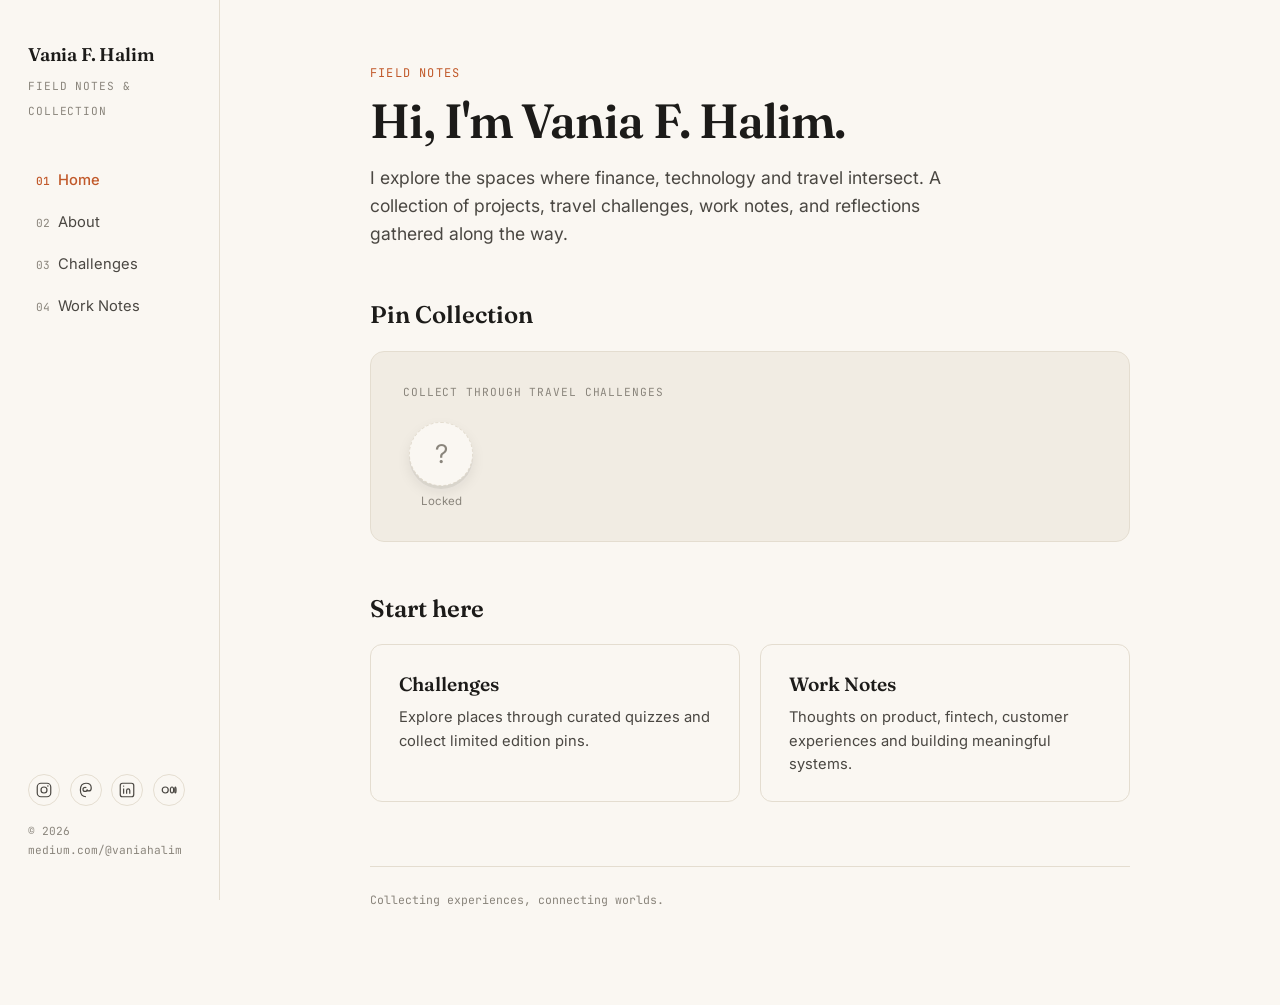
<file: index.html>
<!DOCTYPE html>
<html lang="en">
<head>
<meta charset="UTF-8">
<meta name="viewport" content="width=device-width, initial-scale=1.0">
<title>Hi, I'm Vania F. Halim.</title>
<meta name="title" content="Hi, I'm Vania">
<meta name="description" content="I explore the spaces where finance, technology and travel intersect. A collection of projects, travel challenges, work notes, and reflections gathered along the way.">
<link rel="canonical" href="https://vaniahalim96.github.io/">
<meta property="og:type" content="website">
<meta property="og:url" content="https://vaniahalim96.github.io/">
<meta property="og:title" content="Hi, I'm Vania F. Halim.">
<meta property="og:description" content="I explore the spaces where finance, technology and travel intersect. A collection of projects, travel challenges, work notes, and reflections gathered along the way.">
<meta name="twitter:card" content="summary">
<meta name="twitter:title" content="Hi, I'm Vania F. Halim.">
<meta name="twitter:description" content="I explore the spaces where finance, technology and travel intersect. A collection of projects, travel challenges, work notes, and reflections gathered along the way.">
<meta name="theme-color" content="#FAF7F2">
<link rel="preconnect" href="https://fonts.googleapis.com">
<link rel="preconnect" href="https://fonts.gstatic.com" crossorigin>
<link rel="stylesheet" href="https://fonts.googleapis.com/css2?family=Fraunces:opsz,wght@9..144,400;9..144,500;9..144,600;9..144,700&family=Inter:wght@400;500;600&family=JetBrains+Mono:wght@400;500&display=swap">
<link rel="stylesheet" href="css/style.css">
</head>
<body>

<div class="shell" id="navShell">
  <main>
    <div class="page">
      <p class="eyebrow">Field notes</p>
      <h1 class="page-title">Hi, I'm Vania F. Halim.</h1>
      <p class="lede">
        I explore the spaces where finance, technology and travel intersect.
        A collection of projects, travel challenges, work notes, and reflections gathered along the way.
      </p>

      <h2>Pin Collection</h2>
      <div class="pinboard">
        <p class="pinboard-label">COLLECT THROUGH TRAVEL CHALLENGES</p>
        <div class="pin-row" id="pinStrip"></div>
      </div>

      <h2>Start here</h2>
      <div class="card-grid" style="grid-template-columns: repeat(auto-fit, minmax(220px, 1fr));">
        <a class="card" href="challenges.html">
          <div class="card-title">Challenges</div>
          <p class="card-excerpt">Explore places through curated quizzes and collect limited edition pins.</p>
        </a>
        <a class="card" href="work-notes.html">
          <div class="card-title">Work Notes</div>
          <p class="card-excerpt">Thoughts on product, fintech, customer experiences and building meaningful systems.</p>
        </a>
      </div>

      <div class="footnote">Collecting experiences, connecting worlds.</div>
    </div>
  </main>
</div>

<script src="js/nav.js"></script>
<script src="js/quizzes.js"></script>
<script src="js/quiz-engine.js"></script>
<script>
  document.addEventListener("DOMContentLoaded", () => renderPinStrip("pinStrip"));
</script>
</body>
</html>
</file>
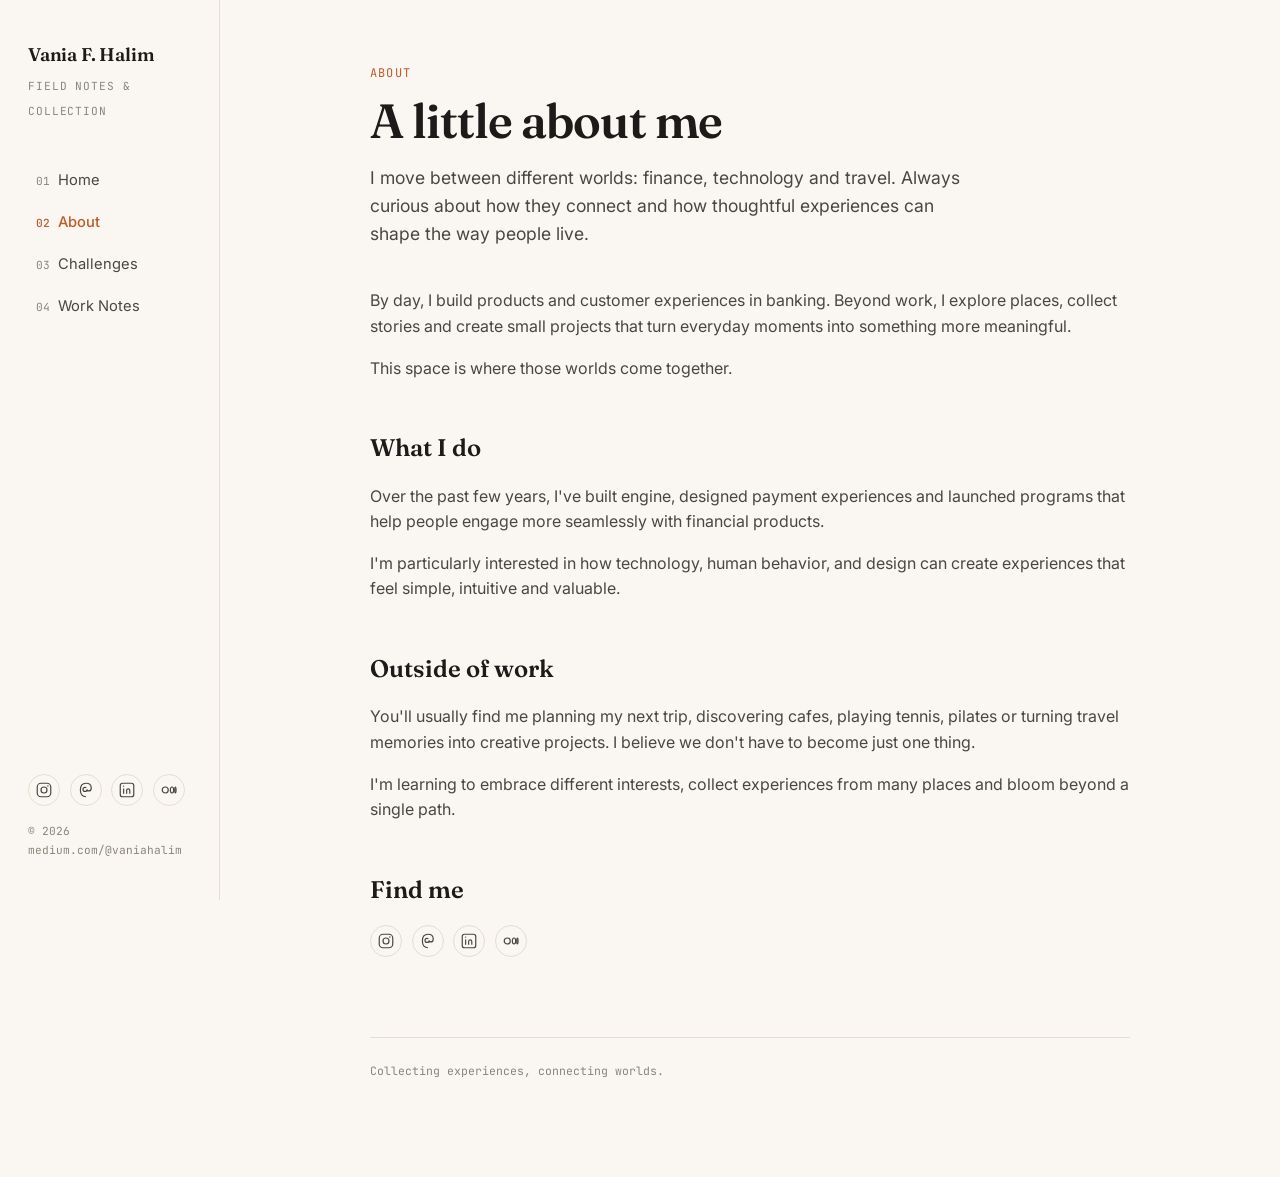
<file: about.html>
<!DOCTYPE html>
<html lang="en">
<head>
<meta charset="UTF-8">
<meta name="viewport" content="width=device-width, initial-scale=1.0">
<title>About</title>
<meta name="description" content="A little about Vania F. Halim: finance, technology, travel, and thoughtful product experiences.">
<link rel="preconnect" href="https://fonts.googleapis.com">
<link rel="preconnect" href="https://fonts.gstatic.com" crossorigin>
<link rel="stylesheet" href="https://fonts.googleapis.com/css2?family=Fraunces:opsz,wght@9..144,400;9..144,500;9..144,600;9..144,700&family=Inter:wght@400;500;600&family=JetBrains+Mono:wght@400;500&display=swap">
<link rel="stylesheet" href="css/style.css">
</head>
<body>

<div class="shell" id="navShell">
  <main>
    <div class="page">
      <p class="eyebrow">About</p>
      <h1 class="page-title">A little about me</h1>
      <p class="lede">
        I move between different worlds: finance, technology and travel. 
        Always curious about how they connect and how thoughtful experiences can shape the way people live.
      </p><p>  
        By day, I build products and customer experiences in banking. Beyond work, I explore places, collect stories and create small projects
        that turn everyday moments into something more meaningful.
      </p><p>  
        This space is where those worlds come together.
      </p>

      <h2>What I do</h2>
      <p>
        Over the past few years, I've built engine, designed payment experiences and launched programs that help people 
        engage more seamlessly with financial products. 
      </p>
      <p>
        I'm particularly interested in how technology, human behavior, and design can create experiences that feel simple, intuitive and valuable.
      </p>

      <h2>Outside of work</h2>
      <p>
        You'll usually find me planning my next trip, discovering cafes, playing tennis, pilates or turning travel memories into creative
        projects. I believe we don't have to become just one thing. 
      </p>
      <p>    
        I'm learning to embrace different interests, collect experiences from many places and bloom beyond a single path.
      </p>

      <h2>Find me</h2>
      <div class="social-row" id="aboutSocials" style="margin-top:0.5rem;"></div>

      <div class="footnote">Collecting experiences, connecting worlds.</div>
    </div>
  </main>
</div>

<script src="js/nav.js"></script>
<script>
  document.addEventListener("DOMContentLoaded", () => {
    document.getElementById("aboutSocials").innerHTML = socialIconsHTML();
  });
</script>
</body>
</html>
</file>
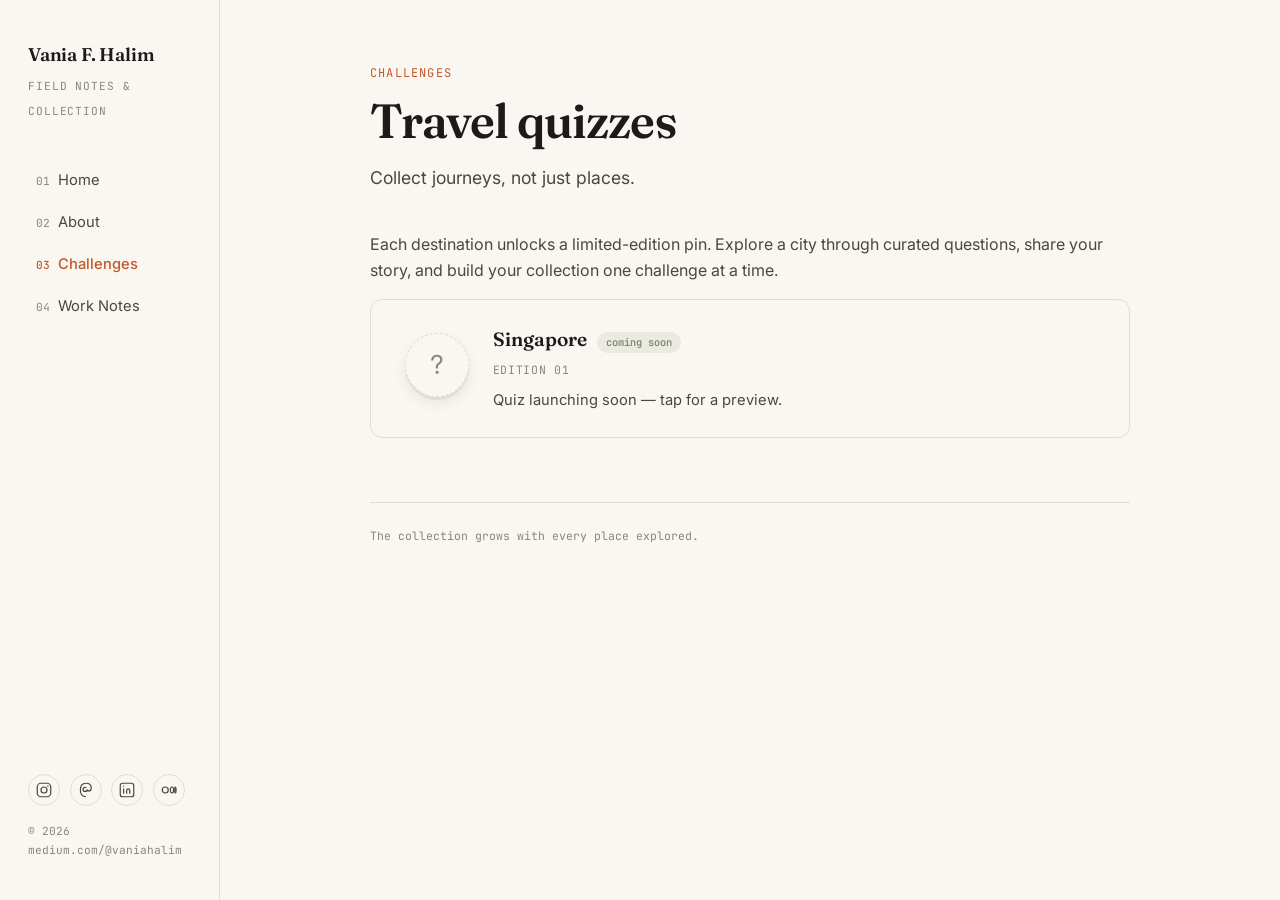
<file: challenges.html>
<!DOCTYPE html>
<html lang="en">
<head>
<meta charset="UTF-8">
<meta name="viewport" content="width=device-width, initial-scale=1.0">
<title>Challenges - Vania F. Halim</title>
<meta name="description" content="Travel quizzes by Vania F. Halim, where each destination unlocks a limited-edition pin.">
<link rel="preconnect" href="https://fonts.googleapis.com">
<link rel="preconnect" href="https://fonts.gstatic.com" crossorigin>
<link rel="stylesheet" href="https://fonts.googleapis.com/css2?family=Fraunces:opsz,wght@9..144,400;9..144,500;9..144,600;9..144,700&family=Inter:wght@400;500;600&family=JetBrains+Mono:wght@400;500&display=swap">
<link rel="stylesheet" href="css/style.css">
</head>
<body>

<div class="shell" id="navShell">
  <main>
    <div class="page">
      <p class="eyebrow">Challenges</p>
      <h1 class="page-title">Travel quizzes</h1>
      <p class="lede">
        Collect journeys, not just places.
        </p><p>
        Each destination unlocks a limited-edition pin. Explore a city through curated questions, share your story, and build your collection one challenge at a time.
      </p>

      <div class="card-grid" id="quizList"></div>

      <div class="footnote">The collection grows with every place explored.</div>
    </div>
  </main>
</div>

<script src="js/nav.js"></script>
<script src="js/quizzes.js"></script>
<script src="js/quiz-engine.js"></script>
<script>
  document.addEventListener("DOMContentLoaded", () => renderQuizList("quizList"));
</script>
</body>
</html>
</file>
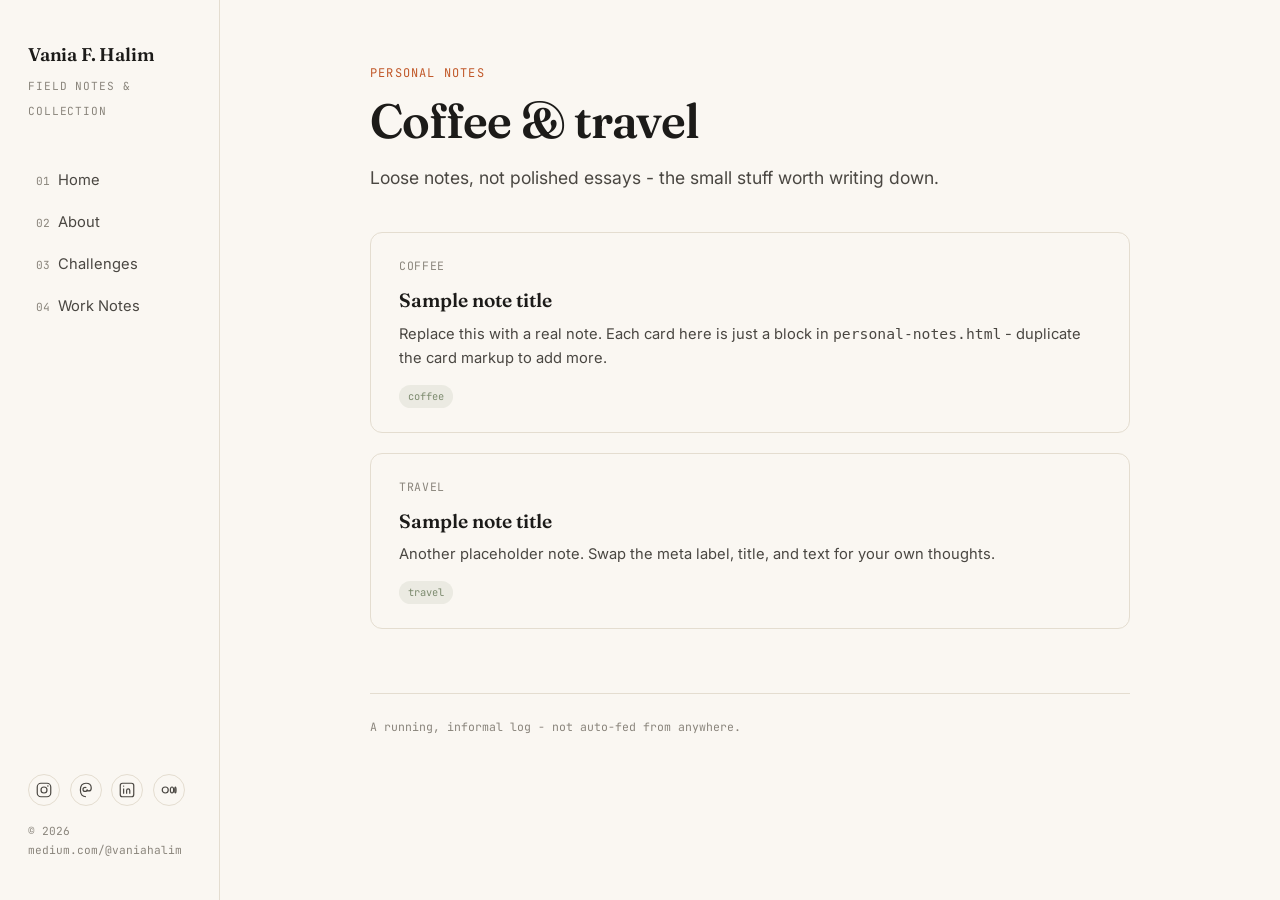
<file: personal-notes.html>
<!DOCTYPE html>
<html lang="en">
<head>
<meta charset="UTF-8">
<meta name="viewport" content="width=device-width, initial-scale=1.0">
<title>Personal Notes - Vania F. Halim</title>
<meta name="description" content="Loose personal notes from Vania F. Halim on coffee, travel, and everyday moments worth writing down.">
<link rel="preconnect" href="https://fonts.googleapis.com">
<link rel="preconnect" href="https://fonts.gstatic.com" crossorigin>
<link rel="stylesheet" href="https://fonts.googleapis.com/css2?family=Fraunces:opsz,wght@9..144,400;9..144,500;9..144,600;9..144,700&family=Inter:wght@400;500;600&family=JetBrains+Mono:wght@400;500&display=swap">
<link rel="stylesheet" href="css/style.css">
</head>
<body>

<div class="shell" id="navShell">
  <main>
    <div class="page">
      <p class="eyebrow">Personal notes</p>
      <h1 class="page-title">Coffee &amp; travel</h1>
      <p class="lede">
        Loose notes, not polished essays - the small stuff worth writing down.
      </p>

      <div class="card-grid">
        <div class="card">
          <div class="card-meta">Coffee</div>
          <div class="card-title">Sample note title</div>
          <p class="card-excerpt">
            Replace this with a real note. Each card here is just a block in
            <code>personal-notes.html</code> - duplicate the card markup to add more.
          </p>
          <div class="card-tags"><span class="tag">coffee</span></div>
        </div>

        <div class="card">
          <div class="card-meta">Travel</div>
          <div class="card-title">Sample note title</div>
          <p class="card-excerpt">
            Another placeholder note. Swap the meta label, title, and text for
            your own thoughts.
          </p>
          <div class="card-tags"><span class="tag">travel</span></div>
        </div>
      </div>

      <div class="footnote">A running, informal log - not auto-fed from anywhere.</div>
    </div>
  </main>
</div>

<script src="js/nav.js"></script>
</body>
</html>
</file>
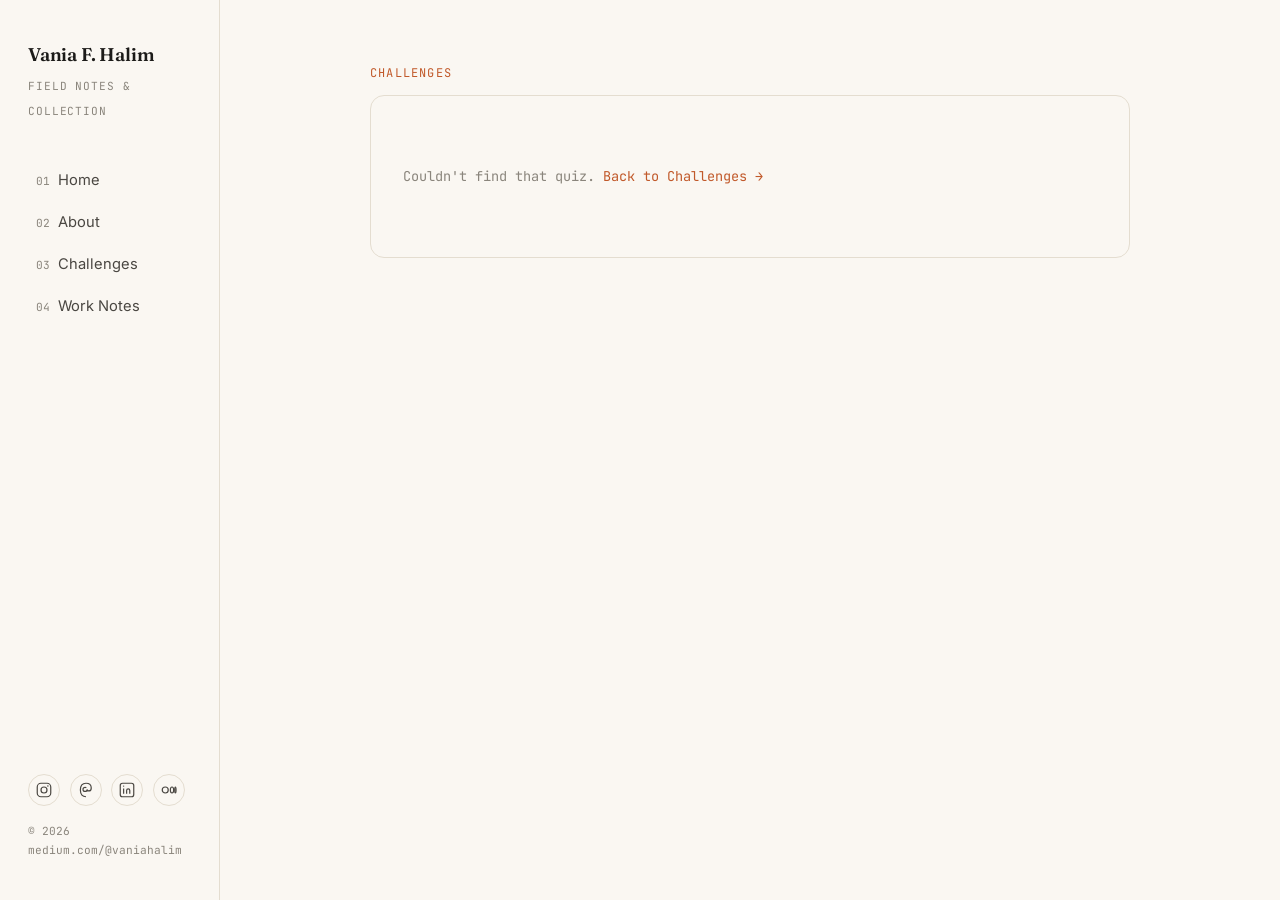
<file: quiz.html>
<!DOCTYPE html>
<html lang="en">
<head>
<meta charset="UTF-8">
<meta name="viewport" content="width=device-width, initial-scale=1.0">
<title>Quiz - Vania F. Halim</title>
<meta name="description" content="Take a travel quiz from Vania F. Halim and unlock a destination pin.">
<link rel="preconnect" href="https://fonts.googleapis.com">
<link rel="preconnect" href="https://fonts.gstatic.com" crossorigin>
<link rel="stylesheet" href="https://fonts.googleapis.com/css2?family=Fraunces:opsz,wght@9..144,400;9..144,500;9..144,600;9..144,700&family=Inter:wght@400;500;600&family=JetBrains+Mono:wght@400;500&display=swap">
<link rel="stylesheet" href="css/style.css">
</head>
<body>

<div class="shell" id="navShell">
  <main>
    <div class="page">
      <p class="eyebrow"><a href="challenges.html" style="color:var(--clay);">Challenges</a></p>
      <div id="quizRunner"></div>
    </div>
  </main>
</div>

<script src="js/nav.js"></script>
<script src="js/quizzes.js"></script>
<script src="js/quiz-engine.js"></script>
<script>
  document.addEventListener("DOMContentLoaded", () => renderQuizRunner("quizRunner"));
</script>
</body>
</html>
</file>
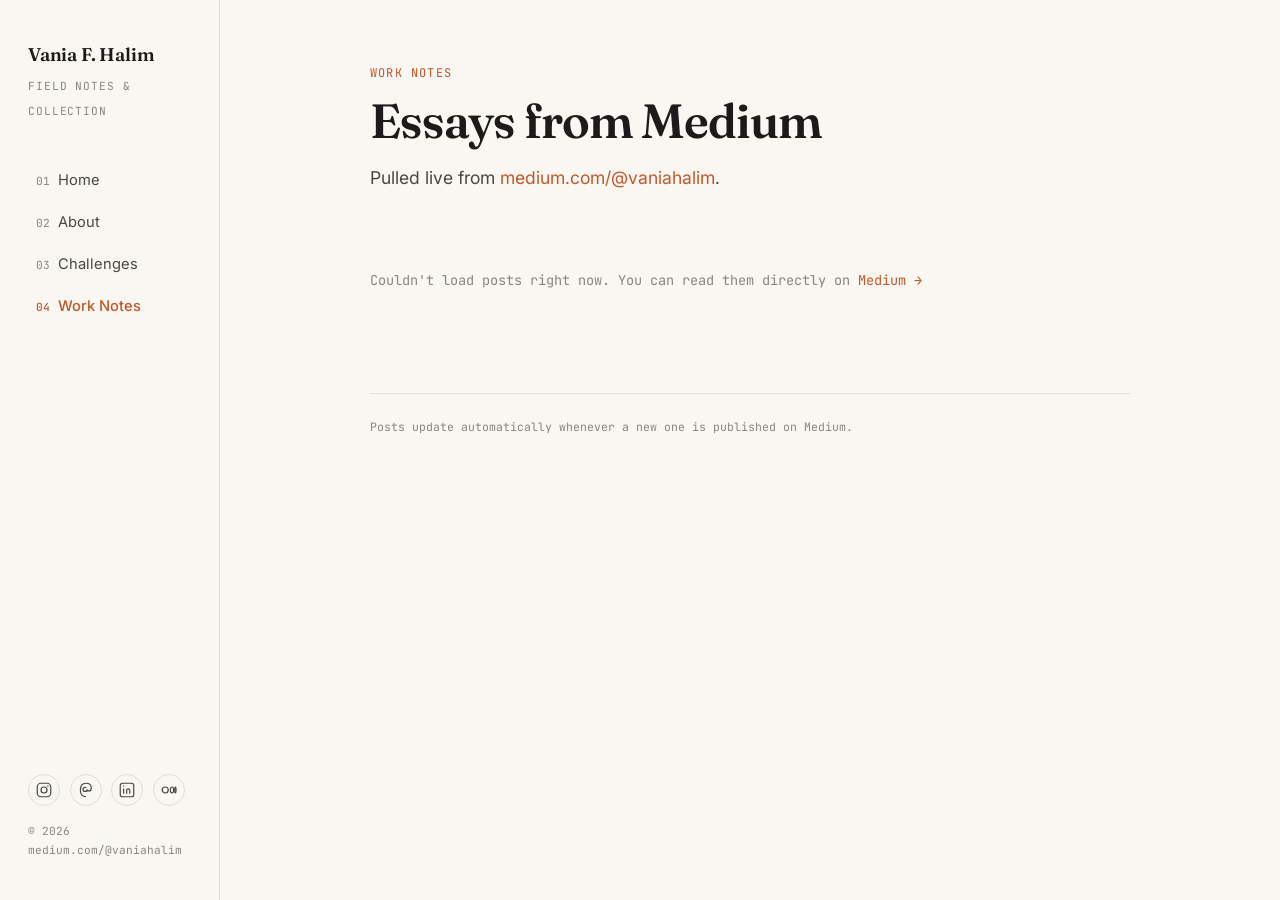
<file: work-notes.html>
<!DOCTYPE html>
<html lang="en">
<head>
<meta charset="UTF-8">
<meta name="viewport" content="width=device-width, initial-scale=1.0">
<title>Work Notes - Vania F. Halim</title>
<meta name="description" content="Work notes from Vania F. Halim on product, fintech, customer experiences, and meaningful systems.">
<link rel="preconnect" href="https://fonts.googleapis.com">
<link rel="preconnect" href="https://fonts.gstatic.com" crossorigin>
<link rel="stylesheet" href="https://fonts.googleapis.com/css2?family=Fraunces:opsz,wght@9..144,400;9..144,500;9..144,600;9..144,700&family=Inter:wght@400;500;600&family=JetBrains+Mono:wght@400;500&display=swap">
<link rel="stylesheet" href="css/style.css">
</head>
<body>

<div class="shell" id="navShell">
  <main>
    <div class="page">
      <p class="eyebrow">Work notes</p>
      <h1 class="page-title">Essays from Medium</h1>
      <p class="lede">
        Pulled live from <a href="https://medium.com/@vaniahalim" target="_blank" rel="noopener" style="color:var(--clay);">medium.com/@vaniahalim</a>.
      </p>

      <div class="card-grid" id="mediumFeed"></div>

      <div class="footnote">Posts update automatically whenever a new one is published on Medium.</div>
    </div>
  </main>
</div>

<script src="js/nav.js"></script>
<script src="js/medium-feed.js"></script>
<script>
  document.addEventListener("DOMContentLoaded", () => renderMediumFeed("mediumFeed"));
</script>
</body>
</html>
</file>
<file: css/style.css>
/* ==========================================================================
   Vania F. Halim — personal site
   A field-journal aesthetic: paper, ink, a single clay accent for pins.
   ========================================================================== */

:root {
  --paper: #FAF7F2;
  --paper-dim: #F1ECE3;
  --ink: #1C1B19;
  --ink-soft: #4A4742;
  --meta: #8A857C;
  --clay: #C1592A;
  --clay-dim: #E8D9CE;
  --sage: #7C8A6E;
  --line: #E4DDD0;
  --shadow: rgba(28, 27, 25, 0.08);

  --display: 'Fraunces', serif;
  --body: 'Inter', sans-serif;
  --mono: 'JetBrains Mono', monospace;

  --sidebar-w: 220px;
  --max-w: 760px;
}

* { box-sizing: border-box; }

html {
  scroll-behavior: smooth;
}

@media (prefers-reduced-motion: reduce) {
  html { scroll-behavior: auto; }
  *, *::before, *::after {
    animation-duration: 0.01ms !important;
    animation-iteration-count: 1 !important;
    transition-duration: 0.01ms !important;
  }
}

body {
  margin: 0;
  background: var(--paper);
  color: var(--ink);
  font-family: var(--body);
  font-size: 16px;
  line-height: 1.6;
  -webkit-font-smoothing: antialiased;
}

a {
  color: inherit;
  text-decoration: none;
}

img { max-width: 100%; display: block; }

/* -------------------- Layout shell -------------------- */

.shell {
  display: grid;
  grid-template-columns: var(--sidebar-w) 1fr;
  min-height: 100vh;
}

.sidebar {
  position: sticky;
  top: 0;
  height: 100vh;
  padding: 2.5rem 1.75rem;
  border-right: 1px solid var(--line);
  display: flex;
  flex-direction: column;
  justify-content: space-between;
}

.sidebar-top .mark {
  font-family: var(--display);
  font-weight: 600;
  font-size: 1.15rem;
  letter-spacing: -0.01em;
  display: block;
  margin-bottom: 0.15rem;
}

.sidebar-top .mark-sub {
  font-family: var(--mono);
  font-size: 0.7rem;
  color: var(--meta);
  text-transform: uppercase;
  letter-spacing: 0.08em;
}

.nav-list {
  list-style: none;
  margin: 2.5rem 0 0;
  padding: 0;
}

.nav-list li { margin-bottom: 0.35rem; }

.nav-list a {
  display: flex;
  align-items: baseline;
  gap: 0.5rem;
  padding: 0.4rem 0.5rem;
  border-radius: 6px;
  font-size: 0.92rem;
  color: var(--ink-soft);
  transition: background 0.15s ease, color 0.15s ease;
}

.nav-list a .idx {
  font-family: var(--mono);
  font-size: 0.7rem;
  color: var(--meta);
}

.nav-list a:hover,
.nav-list a:focus-visible {
  background: var(--paper-dim);
  color: var(--ink);
}

.nav-list a.active {
  color: var(--clay);
  font-weight: 500;
}

.nav-list a.active .idx { color: var(--clay); }

.sidebar-bottom {
  font-family: var(--mono);
  font-size: 0.7rem;
  color: var(--meta);
  line-height: 1.7;
}

.sidebar-bottom a:hover { color: var(--clay); }

/* Mobile top bar — hidden by default; only shown inside the mobile breakpoint below */
.topbar {
  display: none !important;
}

.topbar-menu {
  display: none !important;
}

.mobile-social-bar {
  display: none !important;
}

.social-row {
  display: flex;
  gap: 0.6rem;
  margin-bottom: 1rem;
}

.social-icon {
  width: 32px;
  height: 32px;
  border-radius: 50%;
  border: 1px solid var(--line);
  display: flex;
  align-items: center;
  justify-content: center;
  color: var(--ink-soft);
  transition: border-color 0.15s ease, color 0.15s ease, background 0.15s ease;
}

.social-icon:hover {
  border-color: var(--clay);
  color: var(--clay);
  background: var(--paper-dim);
}

.social-row-mobile {
  margin-top: 1.25rem;
  padding-top: 1.25rem;
  border-top: 1px solid var(--line);
}

/* -------------------- Main content -------------------- */

main {
  padding: 4rem 3rem 6rem;
}

.page {
  max-width: var(--max-w);
  margin: 0 auto;
}

.eyebrow {
  font-family: var(--mono);
  font-size: 0.75rem;
  color: var(--clay);
  text-transform: uppercase;
  letter-spacing: 0.1em;
  margin: 0 0 0.75rem;
}

h1.page-title {
  font-family: var(--display);
  font-size: clamp(2.2rem, 4vw, 3rem);
  font-weight: 600;
  line-height: 1.1;
  letter-spacing: -0.02em;
  margin: 0 0 1rem;
}

.lede {
  font-size: 1.1rem;
  color: var(--ink-soft);
  max-width: 56ch;
  margin: 0 0 2.5rem;
}

h2 {
  font-family: var(--display);
  font-size: 1.5rem;
  font-weight: 600;
  margin: 3rem 0 1rem;
}

p { color: var(--ink-soft); }

/* -------------------- Pin board (signature element) -------------------- */

.pinboard {
  background: var(--paper-dim);
  border: 1px solid var(--line);
  border-radius: 14px;
  padding: 2rem;
  margin: 0 0 3rem;
  position: relative;
}

.pinboard-label {
  font-family: var(--mono);
  font-size: 0.7rem;
  color: var(--meta);
  text-transform: uppercase;
  letter-spacing: 0.08em;
  margin: 0 0 1.25rem;
}

.pin-row {
  display: flex;
  flex-wrap: wrap;
  gap: 1.5rem;
}

.pin {
  width: 76px;
  text-align: center;
}

.pin-badge {
  width: 64px;
  height: 64px;
  border-radius: 50%;
  display: flex;
  align-items: center;
  justify-content: center;
  font-size: 1.6rem;
  margin: 0 auto 0.5rem;
  position: relative;
  box-shadow: 0 3px 0 rgba(28,27,25,0.06), 0 6px 14px var(--shadow);
  transform: rotate(var(--tilt, -4deg));
  transition: transform 0.2s ease;
}

.pin:hover .pin-badge {
  transform: rotate(0deg) scale(1.06);
}

a.pin {
  cursor: pointer;
  display: block;
}

a.pin:hover .pin-badge {
  border-color: var(--clay);
  box-shadow: 0 3px 0 rgba(193,89,42,0.15), 0 8px 18px rgba(193,89,42,0.18);
}

a.pin:hover .pin-name {
  color: var(--clay);
}

.pin-badge.earned {
  background: var(--clay);
  color: var(--paper);
}

.pin-badge.locked {
  background: var(--paper);
  border: 1.5px dashed var(--line);
  color: var(--meta);
}

.pin-name {
  font-size: 0.72rem;
  color: var(--ink-soft);
  line-height: 1.3;
}

.pin.locked .pin-name { color: var(--meta); }

/* -------------------- Cards -------------------- */

.card-grid {
  display: grid;
  gap: 1.25rem;
}

.card {
  background: var(--paper);
  border: 1px solid var(--line);
  border-radius: 12px;
  padding: 1.5rem 1.75rem;
  transition: border-color 0.15s ease, transform 0.15s ease;
}

.card:hover {
  border-color: var(--clay);
}

a.card {
  display: block;
}

.card-title {
  font-family: var(--display);
  font-size: 1.2rem;
  font-weight: 600;
  margin: 0 0 0.4rem;
  color: var(--ink);
}

.card-meta {
  font-family: var(--mono);
  font-size: 0.72rem;
  color: var(--meta);
  text-transform: uppercase;
  letter-spacing: 0.06em;
  margin: 0 0 0.6rem;
}

.card-excerpt {
  font-size: 0.92rem;
  color: var(--ink-soft);
  margin: 0;
}

.card-tags {
  display: flex;
  gap: 0.4rem;
  flex-wrap: wrap;
  margin-top: 0.9rem;
}

.tag {
  font-family: var(--mono);
  font-size: 0.65rem;
  color: var(--sage);
  background: rgba(124,138,110,0.12);
  padding: 0.2rem 0.55rem;
  border-radius: 20px;
  text-transform: lowercase;
}

/* -------------------- Buttons -------------------- */

.btn {
  display: inline-flex;
  align-items: center;
  gap: 0.5rem;
  font-family: var(--body);
  font-size: 0.9rem;
  font-weight: 500;
  padding: 0.7rem 1.3rem;
  border-radius: 8px;
  border: 1px solid var(--ink);
  background: var(--ink);
  color: var(--paper);
  cursor: pointer;
  transition: background 0.15s ease, color 0.15s ease, border-color 0.15s ease;
}

.btn:hover { background: var(--clay); border-color: var(--clay); }

.btn.ghost {
  background: transparent;
  color: var(--ink);
}

.btn.ghost:hover { background: var(--paper-dim); color: var(--clay); border-color: var(--clay); }

.btn:disabled {
  opacity: 0.4;
  cursor: not-allowed;
  background: var(--meta);
  border-color: var(--meta);
}

/* -------------------- Quiz -------------------- */

.quiz-card {
  background: var(--paper);
  border: 1px solid var(--line);
  border-radius: 14px;
  padding: 2rem;
}

.quiz-progress {
  font-family: var(--mono);
  font-size: 0.72rem;
  color: var(--meta);
  margin-bottom: 1rem;
}

.quiz-question {
  font-family: var(--display);
  font-size: 1.35rem;
  font-weight: 500;
  margin: 0 0 1.5rem;
  line-height: 1.35;
}

.quiz-options {
  display: grid;
  gap: 0.7rem;
}

.quiz-option {
  text-align: left;
  padding: 0.9rem 1.1rem;
  border-radius: 10px;
  border: 1.5px solid var(--line);
  background: var(--paper);
  font-family: var(--body);
  font-size: 0.95rem;
  color: var(--ink);
  cursor: pointer;
  transition: border-color 0.15s ease, background 0.15s ease;
}

.quiz-option:hover { border-color: var(--clay); background: var(--paper-dim); }

.quiz-option.correct {
  border-color: var(--sage);
  background: rgba(124,138,110,0.14);
}

.quiz-option.incorrect {
  border-color: var(--clay);
  background: rgba(193,89,42,0.1);
}

.quiz-option:disabled { cursor: default; }

.quiz-result {
  text-align: center;
  padding: 1rem 0;
}

.quiz-result .pin-badge {
  width: 96px;
  height: 96px;
  font-size: 2.4rem;
  transform: none;
  animation: pop 0.5s cubic-bezier(0.34, 1.56, 0.64, 1);
}

@keyframes pop {
  0% { transform: scale(0.3) rotate(-15deg); opacity: 0; }
  100% { transform: scale(1) rotate(0); opacity: 1; }
}

.quiz-result h3 {
  font-family: var(--display);
  font-size: 1.4rem;
  margin: 1.25rem 0 0.4rem;
}

/* -------------------- Footer note -------------------- */

.footnote {
  margin-top: 4rem;
  padding-top: 1.5rem;
  border-top: 1px solid var(--line);
  font-family: var(--mono);
  font-size: 0.72rem;
  color: var(--meta);
}

/* -------------------- Loading / empty states -------------------- */

.state-msg {
  font-family: var(--mono);
  font-size: 0.85rem;
  color: var(--meta);
  padding: 1.5rem 0;
}

/* -------------------- Responsive -------------------- */

@media (max-width: 860px) {
  .shell {
    grid-template-columns: 1fr;
  }

  .sidebar {
    display: none;
  }

  .topbar {
    display: flex !important;
    align-items: center;
    justify-content: space-between;
    padding: 1.1rem 1.25rem;
    border-bottom: 1px solid var(--line);
    position: fixed;
    top: 0;
    left: 0;
    right: 0;
    background: var(--paper);
    z-index: 100;
  }

  .shell {
    padding-top: 60px;
  }

  .topbar .mark {
    font-family: var(--display);
    font-weight: 600;
    font-size: 1.05rem;
  }

  .topbar button {
    background: none;
    border: 1px solid var(--line);
    border-radius: 8px;
    padding: 0.4rem 0.6rem;
    font-family: var(--mono);
    font-size: 0.7rem;
  }

  .topbar-menu {
    display: none;
    position: fixed;
    top: 60px;
    left: 0;
    right: 0;
    background: var(--paper);
    border-bottom: 1px solid var(--line);
    padding: 0.5rem 1.25rem 1.25rem;
    box-shadow: 0 8px 20px rgba(28,27,25,0.12);
    max-height: calc(100vh - 60px);
    overflow-y: auto;
  }

  .topbar-menu.open {
    display: block !important;
  }

  .topbar-menu .nav-list { margin-top: 0.5rem; }

  main { padding: 2rem 1.25rem 4rem; }

  .pin-row { gap: 1.1rem; }

  .mobile-social-bar {
    display: flex !important;
    justify-content: center;
    align-items: center;
    position: fixed;
    bottom: 0;
    left: 0;
    right: 0;
    background: var(--paper);
    border-top: 1px solid var(--line);
    padding: 0.75rem 1.25rem;
    z-index: 90;
  }

  .mobile-social-bar .social-row {
    margin-bottom: 0;
  }

  .shell {
    padding-bottom: 70px;
  }
}
</file>
